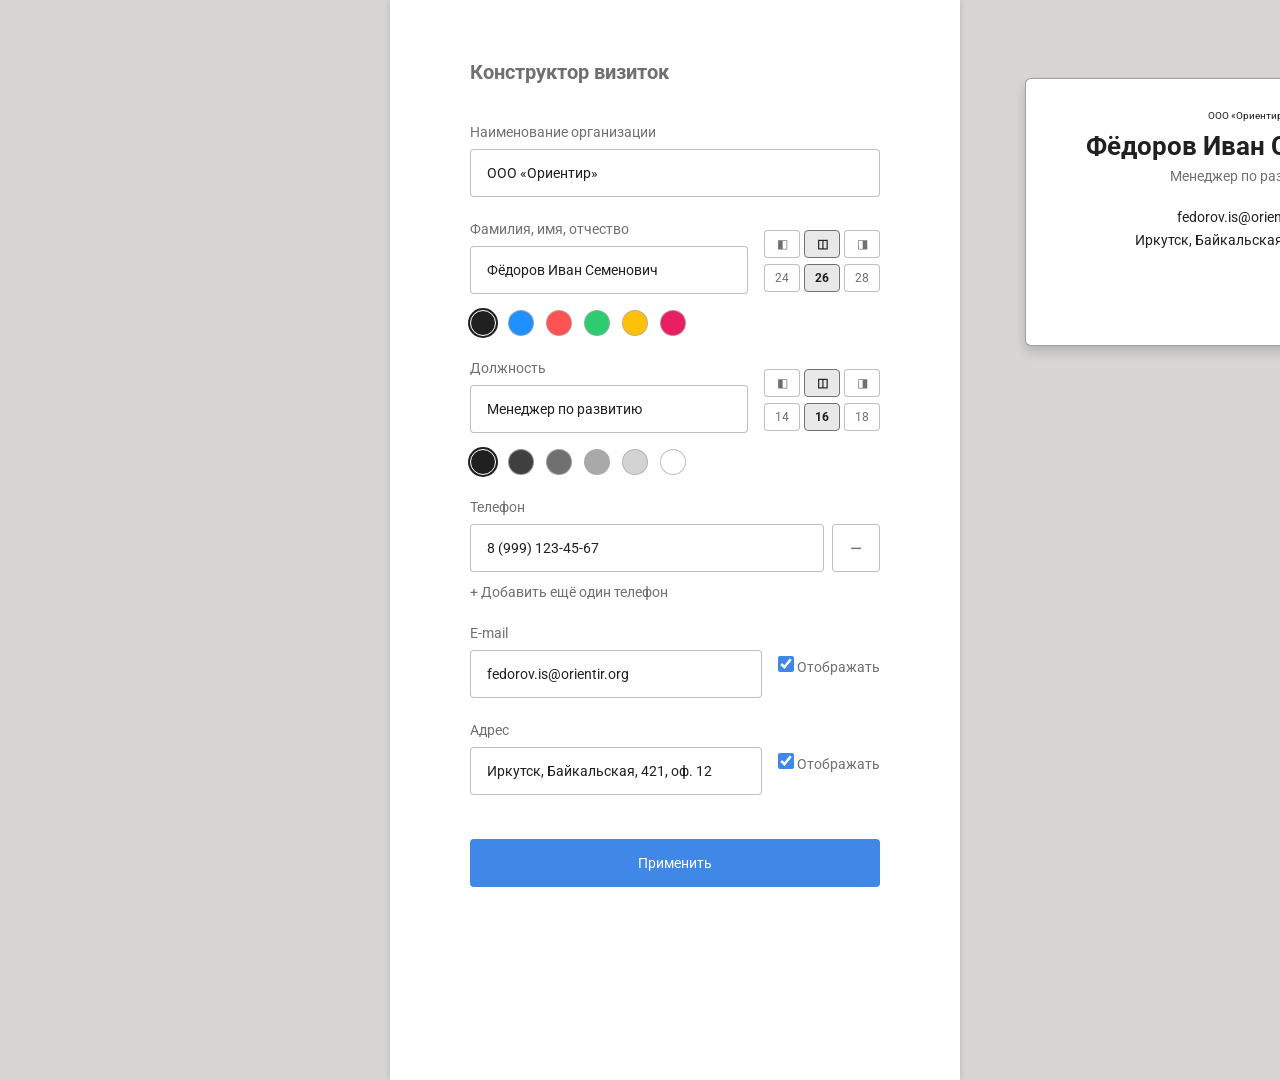
<file: task_4/index.html>
<!DOCTYPE html>
<html lang="ru">
<head>
    <meta charset="UTF-8">
    <meta name="viewport" content="width=device-width, initial-scale=1.0">
    <title>Конструктор визиток</title>
    <link rel="stylesheet" href="style.css">
    <link href="https://fonts.googleapis.com/css2?family=Roboto:wght@400;700&display=swap" rel="stylesheet">
</head>
<body>
    <div class="konst_vis">
        <h2 class="konst_title">Конструктор визиток</h2>

        <div class="form-group">
            <label>Наименование организации</label>
            <input type="text" id="in-org" value="ООО «Ориентир»">
        </div>

        <div class="form-group form-row">
            <div class="field-wrap">
                <label>Фамилия, имя, отчество</label>
                <input type="text" id="in-fio" value="Фёдоров Иван Семенович">
            </div>
            <div class="tools-wrap">
                <div class="tool-group" id="fio-align">
                    <button class="t-btn" data-val="left">◧</button>
                    <button class="t-btn active" data-val="center">◫</button>
                    <button class="t-btn" data-val="right">◨</button>
                </div>
                <div class="tool-group" id="fio-size">
                    <button class="t-btn" data-val="24">24</button>
                    <button class="t-btn active" data-val="26">26</button>
                    <button class="t-btn" data-val="28">28</button>
                </div>
            </div>
        </div>
        <div class="color-palette" id="fio-color">
            <button class="color-dot active" data-color="#202020" style="background:#202020"></button>
            <button class="color-dot" data-color="#1E90FF" style="background:#1E90FF"></button>
            <button class="color-dot" data-color="#FF5252" style="background:#FF5252"></button>
            <button class="color-dot" data-color="#2ECC71" style="background:#2ECC71"></button>
            <button class="color-dot" data-color="#FFC107" style="background:#FFC107"></button>
            <button class="color-dot" data-color="#E91E63" style="background:#E91E63"></button>
        </div>

        <div class="form-group form-row">
            <div class="field-wrap">
                <label>Должность</label>
                <input type="text" id="in-pos" value="Менеджер по развитию">
            </div>
            <div class="tools-wrap">
                <div class="tool-group" id="pos-align">
                    <button class="t-btn" data-val="left">◧</button>
                    <button class="t-btn active" data-val="center">◫</button>
                    <button class="t-btn" data-val="right">◨</button>
                </div>
                <div class="tool-group" id="pos-size">
                    <button class="t-btn" data-val="14">14</button>
                    <button class="t-btn active" data-val="16">16</button>
                    <button class="t-btn" data-val="18">18</button>
                </div>
            </div>
        </div>
        <div class="color-palette" id="pos-color">
            <button class="color-dot active" data-color="#202020" style="background:#202020"></button>
            <button class="color-dot" data-color="#404040" style="background:#404040"></button>
            <button class="color-dot" data-color="#707070" style="background:#707070"></button>
            <button class="color-dot" data-color="#A9A9A9" style="background:#A9A9A9"></button>
            <button class="color-dot" data-color="#D3D3D3" style="background:#D3D3D3"></button>
            <button class="color-dot" data-color="#FFFFFF" style="background:#FFFFFF"></button>
        </div>

        <div class="form-group">
            <label>Телефон</label>
            <div id="phones-container">
                <div class="phone-row">
                    <input type="text" class="phone-input" value="8 (999) 123-45-67">
                    <button class="del-btn" type="button" hidden>−</button>
                </div>
            </div>
            <button class="add-btn" id="add-phone" type="button">+ Добавить ещё один телефон</button>
        </div>

        <div class="form-group form-row">
            <div class="field-wrap">
                <label>E-mail</label>
                <input type="text" id="in-email" value="fedorov.is@orientir.org">
            </div>
            <label class="checkbox-wrap">
                <input type="checkbox" id="chk-email" checked> Отображать
            </label>
        </div>

        <div class="form-group form-row">
            <div class="field-wrap">
                <label>Адрес</label>
                <input type="text" id="in-address" value="Иркутск, Байкальская, 421, оф. 12">
            </div>
            <label class="checkbox-wrap">
                <input type="checkbox" id="chk-address" checked> Отображать
            </label>
        </div>

        <button class="btn-apply" onclick="updateCard()">Применить</button>
    </div>

    <div class="main_vis">
        <p class="card-org" id="out-org">ООО «Ориентир»</p>
        <p class="card-fio" id="out-fio">Фёдоров Иван Семенович</p>
        <p class="card-pos" id="out-pos">Менеджер по развитию</p>
        <div id="out-phones-container"></div>
        <p class="card-email" id="out-email">fedorov.is@orientir.org</p>
        <p class="card-address" id="out-address">Иркутск, Байкальская, 421, оф. 12</p>
    </div>

    <script src="script.js"></script>
</body>
</html>
</file>
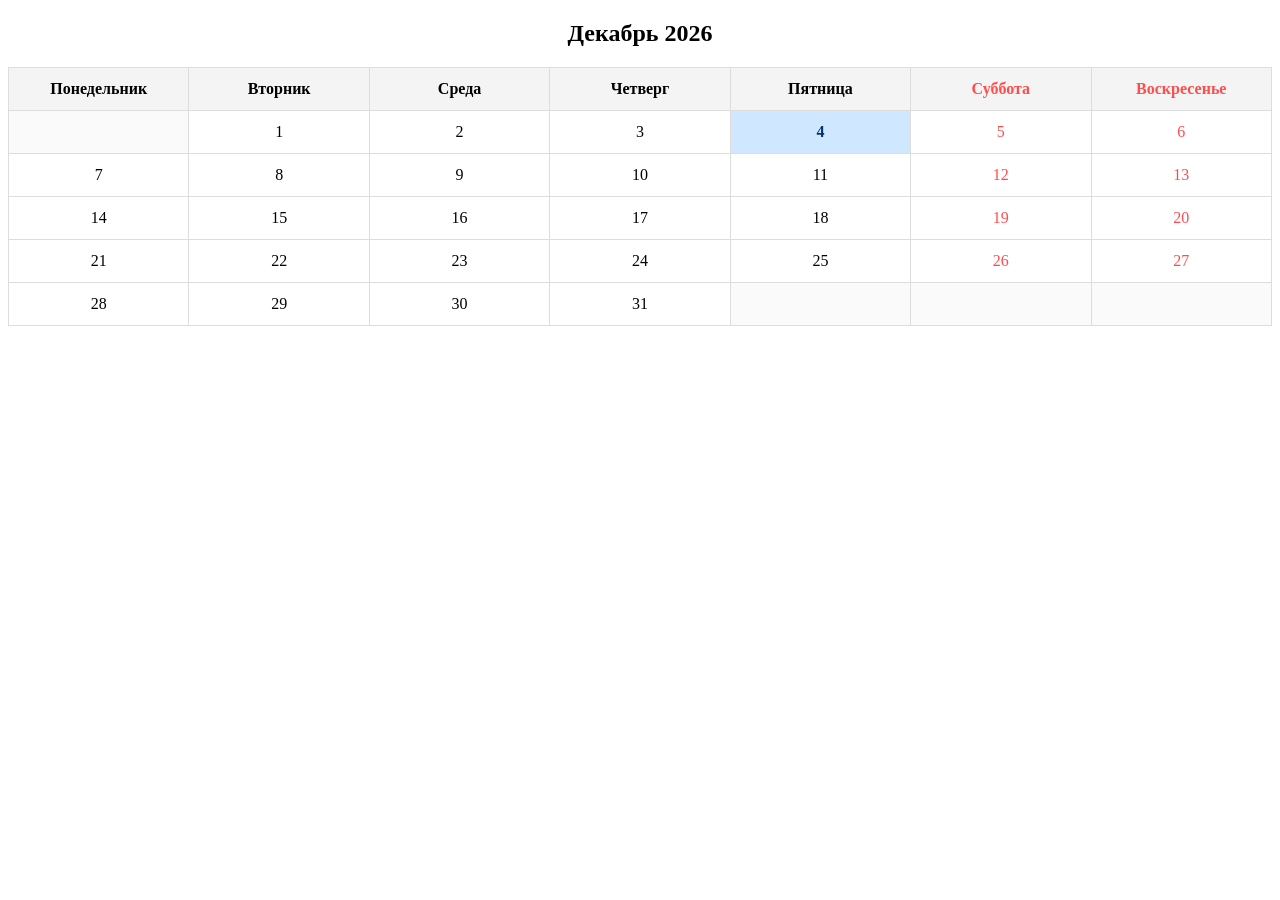
<file: task_3/calendar/index.html>
<!DOCTYPE html>
<html lang="en">
<head>
    <meta charset="UTF-8">
    <meta name="viewport" content="width=device-width, initial-scale=1.0">
    <title>Календарь</title>
    <link rel="stylesheet" href="style.css">
</head>
<body>
    <div class="calendar">
        <!-- Исправлено: monthTear заменен на monthYear -->
        <h2 id="monthYear"></h2>
        <table id="calendarTable">
            <thead>
                <tr>
                    <th>Понедельник</th>
                    <th>Вторник</th>
                    <th>Среда</th>
                    <th>Четверг</th>
                    <th>Пятница</th>
                    <th class="weekend">Суббота</th>
                    <th class="weekend">Воскресенье</th>
                </tr>
            </thead>
            <tbody id="calendarBody"></tbody>
        </table>
    </div>
    <script src="script.js"></script>
</body>
</html>
</file>
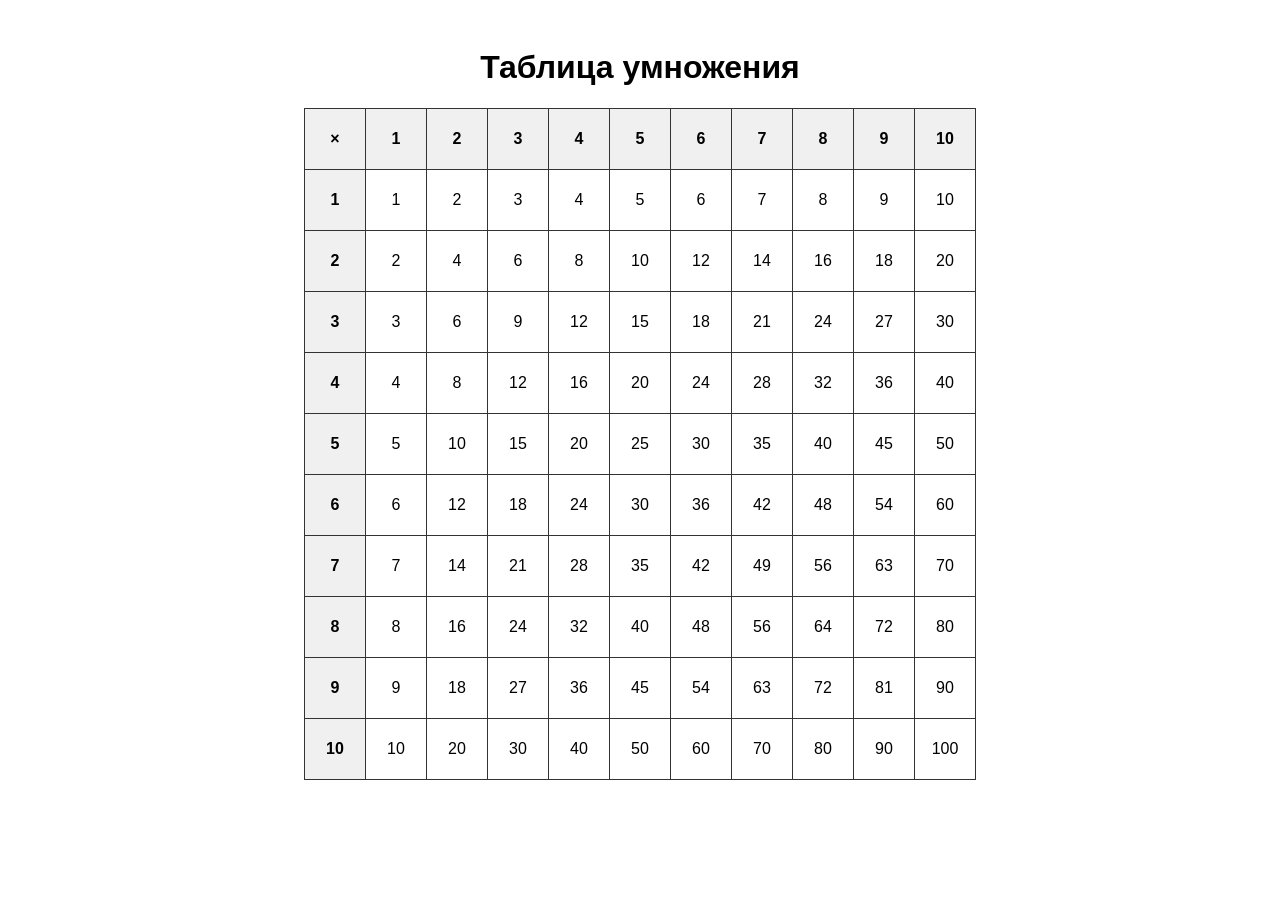
<file: task_3/multiplication/index.html>
<!DOCTYPE html>
<html lang="ru">
<head>
    <meta charset="UTF-8">
    <meta name="viewport" content="width=device-width, initial-scale=1.0">
    <title>Таблица умножения</title>
    <link rel="stylesheet" href="style.css">
</head>
<body>
    <h1 style="text-align: center;">Таблица умножения</h1>
    <table id="multiplicationTable"></table>

    <script src="script.js"></script>
</body>
</html>
</file>
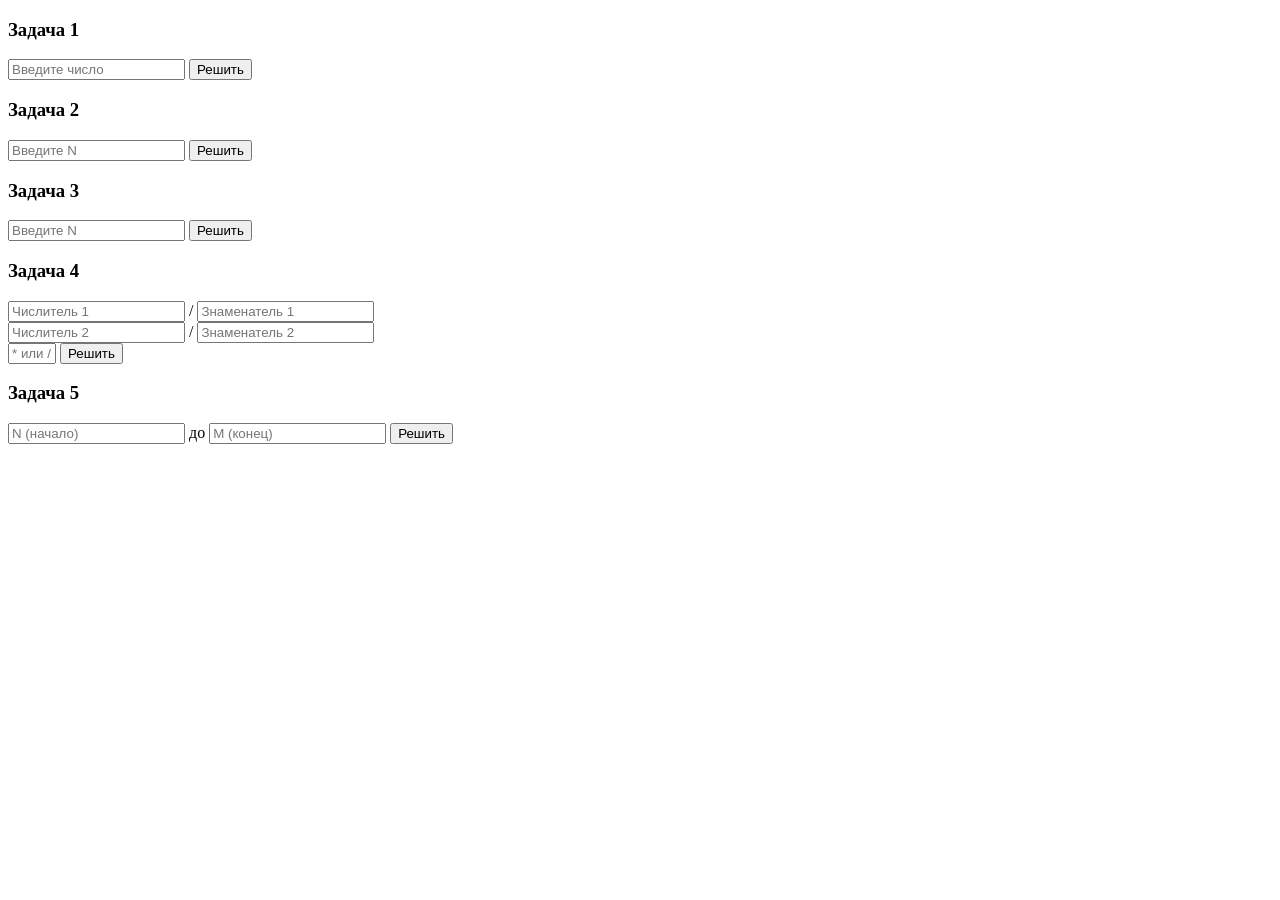
<file: task_1/inndex.html>
<!DOCTYPE html>
<html lang="ru">
<head>
    <meta charset="UTF-8">
    <title>5 задач</title>
</head>
<body>

    <h3>Задача 1</h3>
    <input type="number" id="input1" placeholder="Введите число">
    <button onclick="solve1()">Решить</button>
    <span id="result1"></span>

    <h3>Задача 2</h3>
    <input type="number" id="input2" placeholder="Введите N">
    <button onclick="solve2()">Решить</button>
    <span id="result2"></span>

    <h3>Задача 3</h3>
    <input type="number" id="input3" placeholder="Введите N">
    <button onclick="solve3()">Решить</button>
    <span id="result3"></span>

    <h3>Задача 4</h3>
    <div>
        <input type="number" id="input4_1" placeholder="Числитель 1">
        <span>/</span>
        <input type="number" id="input4_2" placeholder="Знаменатель 1">        
    </div>

    <div>
        <input type="number" id="input4_3" placeholder="Числитель 2">
        <span>/</span>
        <input type="number" id="input4_4" placeholder="Знаменатель 2">        
    </div>

    <div>
        <input type="text" id="input4_5" placeholder="* или /" style="width: 40px;">
        <button onclick="solve4()">Решить</button>
        <span id="result4"></span>        
    </div>


    <h3>Задача 5</h3>
    <input type="number" id="input5_1" placeholder="N (начало)">
    <span> до </span>
    <input type="number" id="input5_2" placeholder="M (конец)">
    <button onclick="solve5()">Решить</button>
    <span id="result5"></span>

    <script src="script.js"></script>
</body>
</html>
</file>
<file: task_4/style.css>
* {
    margin: 0;
    padding: 0;
    box-sizing: border-box;
}

body {
    position: relative;
    width: 1920px;
    height: 1080px;
    background-color: #d8d5d5;
    font-family: 'Roboto', sans-serif;
}

.konst_vis {
    position: absolute;
    top: 0px;
    left: 390px;
    width: 570px;
    height: 1080px;
    background: #FFFFFF;
    box-shadow: 0px 0px 6px #00000029;
    padding: 60px 80px;
}

.konst_title {
    font: 700 20px/24px 'Roboto';
    color: #707070;
    margin-bottom: 40px;
}

.form-group {
    margin-bottom: 24px;
}

.form-group label {
    display: block;
    font: 400 14px/17px 'Roboto';
    color: #707070;
    margin-bottom: 8px;
}

.form-group input {
    width: 100%;
    height: 48px;
    padding: 0 16px;
    font: 400 14px/17px 'Roboto';
    color: #202020;
    background: #FFFFFF;
    border: 1px solid #AAAAAABF;
    border-radius: 4px;
    outline: none;
    transition: border-color 0.2s;
}

.form-group input:focus {
    border-color: #3F88E8; 
}

.btn-apply {
    width: 100%;
    height: 48px;
    margin-top: 20px;
    font: 400 14px/17px 'Roboto';
    color: #FFFFFF;
    background: #3F88E8;
    border: none;
    border-radius: 4px;
    cursor: pointer;
    transition: background 0.2s;
}

.btn-apply:hover {
    background: #2a70c9;
}

.main_vis {
    position: absolute;
    top: 78px;
    left: 1025px;
    width: 445px;
    height: 268px;
    background: #FFFFFF;
    box-shadow: 0px 6px 12px #00000029;
    border: 1px solid #707070A8;
    border-radius: 6px;
    text-align: center;
    padding-top: 30px;
}

.card-org {
    font: 400 10px/13px 'Roboto';
    color: #202020;
    margin-bottom: 8px;
}

.card-fio {
    font: 700 26px/32px 'Roboto';
    color: #202020;
    margin-bottom: 6px;
}

.card-pos {
    font: 400 14px/17px 'Roboto';
    color: #707070;
    margin-bottom: 24px;
}

.card-phone,
.card-email,
.card-address {
    font: 400 14px/17px 'Roboto';
    color: #202020;
    margin-bottom: 6px;
}

.form-row {
    display: flex;
    align-items: flex-end;
    gap: 16px;
}

.field-wrap {
    flex: 1;
}

.tools-wrap {
    display: flex;
    flex-direction: column;
    gap: 6px;
    padding-bottom: 2px;
}

.tool-group {
    display: flex;
    gap: 4px;
}

.t-btn {
    width: 36px;
    height: 28px;
    border: 1px solid #AAAAAABF;
    background: #FFFFFF;
    border-radius: 4px;
    color: #707070;
    font: 400 12px/1 'Roboto';
    cursor: pointer;
    display: flex;
    align-items: center;
    justify-content: center;
}

.t-btn.active {
    background: #E8E8E8;
    border-color: #707070;
    color: #202020;
    font-weight: 700;
}

.color-palette {
    display: flex;
    gap: 12px;
    margin: -8px 0 24px;
}

.color-dot {
    width: 26px;
    height: 26px;
    border-radius: 50%;
    border: 1px solid #AAAAAABF;
    cursor: pointer;
    transition: transform 0.1s;
}

.color-dot:hover {
    transform: scale(1.1);
}

.color-dot.active {
    border-color: #FFFFFF;
    box-shadow: 0 0 0 2px #202020;
}

.checkbox-wrap {
    display: flex;
    align-items: center;
    gap: 6px;
    font: 400 14px/17px 'Roboto';
    color: #707070;
    cursor: pointer;
    padding-bottom: 14px;
    margin-bottom: 0;
}

.checkbox-wrap input[type="checkbox"] {
    width: 16px;
    height: 16px;
    accent-color: #3F88E8;
    cursor: pointer;
}

.phone-row {
    display: flex;
    gap: 8px;
    margin-bottom: 8px;
}

.phone-row .phone-input {
    flex: 1;
    margin-bottom: 0;
}

.del-btn {
    width: 48px;
    height: 48px;
    border: 1px solid #AAAAAABF;
    background: #FFFFFF;
    border-radius: 4px;
    color: #707070;
    font-size: 20px;
    cursor: pointer;
    display: flex;
    align-items: center;
    justify-content: center;
}

.add-btn {
    background: none;
    border: none;
    color: #707070;
    font: 400 14px/17px 'Roboto';
    cursor: pointer;
    padding: 0;
    margin-top: 4px;
}

.add-btn:hover {
    color: #3F88E8;
}
</file>
<file: task_3/calendar/style.css>
.calendar {
    text-align: center;
}

table {
    width: 100%;
    border-collapse: collapse;
}

th, td {
    padding: 12px;
    border: 1px solid #ddd;
    width: 14.28%;
}

th {
    background-color: #f4f4f4;
}

.weekend {
    color: #ff4d4d;
}

.empty {
    background-color: #fafafa;
}

td.today {
    background-color: #d0e8ff; 
    color: #003366;           
    font-weight: bold;        
}
</file>
<file: task_3/multiplication/style.css>
body {
    font-family: Arial, sans-serif;
    padding: 20px;
}
table {
    border-collapse: collapse;
    margin: 20px auto;
}
th, td {
    border: 1px solid #333;
    padding: 10px;
    text-align: center;
    width: 40px;
    height: 40px;
}
th {
    background-color: #f0f0f0;
    font-weight: bold;
}
</file>
